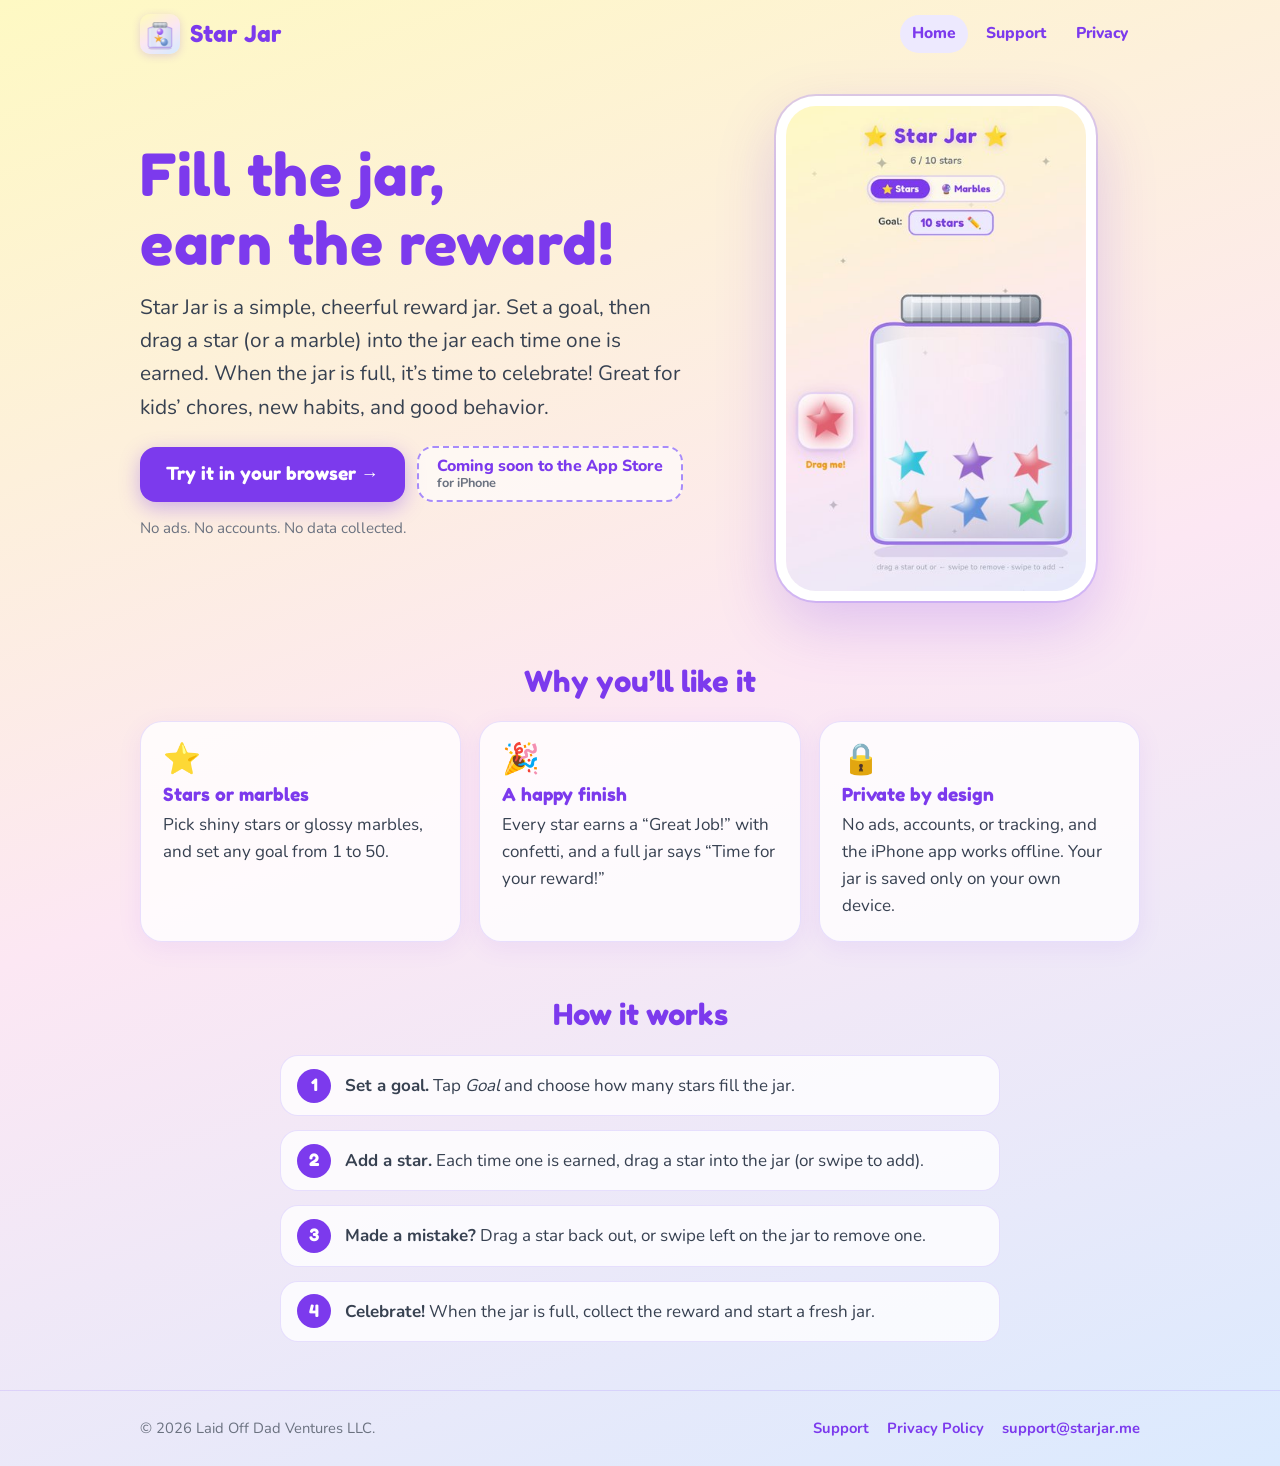
<file: index.html>
<!doctype html>
<html lang="en">
<head>
  <meta charset="utf-8">
  <meta name="viewport" content="width=device-width, initial-scale=1, viewport-fit=cover">
  <title>Star Jar – a simple, cheerful reward jar</title>
  <meta name="description" content="Star Jar is a simple reward jar for iPhone. Set a goal, drag a star or marble into the jar each time one is earned, and celebrate when it is full. No ads, no accounts, no data collected.">
  <link rel="canonical" href="https://starjar.me/">
  <meta name="theme-color" content="#fef9c3">
  <meta name="author" content="Laid Off Dad Ventures LLC">
  <link rel="icon" href="/favicon.ico" sizes="any">
  <link rel="icon" type="image/png" sizes="32x32" href="/favicon-32.png">
  <link rel="apple-touch-icon" href="/apple-touch-icon.png">
  <link rel="manifest" href="/site.webmanifest">
  <meta property="og:type" content="website">
  <meta property="og:site_name" content="Star Jar">
  <meta property="og:title" content="Star Jar – a simple, cheerful reward jar">
  <meta property="og:description" content="Star Jar is a simple reward jar for iPhone. Set a goal, drag a star or marble into the jar each time one is earned, and celebrate when it is full. No ads, no accounts, no data collected.">
  <meta property="og:url" content="https://starjar.me/">
  <meta property="og:image" content="https://starjar.me/img/og-image.png">
  <meta property="og:image:width" content="1200">
  <meta property="og:image:height" content="630">
  <meta property="og:image:alt" content="The Star Jar app icon: a glass jar holding a star and two marbles.">
  <meta name="twitter:card" content="summary_large_image">
  <meta name="twitter:title" content="Star Jar – a simple, cheerful reward jar">
  <meta name="twitter:description" content="Star Jar is a simple reward jar for iPhone. Set a goal, drag a star or marble into the jar each time one is earned, and celebrate when it is full. No ads, no accounts, no data collected.">
  <meta name="twitter:image" content="https://starjar.me/img/og-image.png">
  <link rel="preload" href="/fonts/fredoka-one-latin-400-normal.woff2" as="font" type="font/woff2" crossorigin>
  <link rel="stylesheet" href="/style.css">
  <script type="application/ld+json">
  {"@context":"https://schema.org","@type":"SoftwareApplication","name":"Star Jar","operatingSystem":"iOS","applicationCategory":"LifestyleApplication","url":"https://starjar.me/","author":{"@type":"Organization","name":"Laid Off Dad Ventures LLC"},"description":"A simple, cheerful reward jar. Set a goal, drag a star or marble into the jar each time one is earned, and celebrate when the jar is full."}
  </script>
</head>
<body>
  <header class="site-header">
    <div class="wrap">
      <a class="brand" href="/"><img src="/img/icon-192.png" alt="" width="40" height="40">Star Jar</a>
      <nav class="nav" aria-label="Main">
        <a href="/" aria-current="page">Home</a>
        <a href="/support.html">Support</a>
        <a href="/privacy.html">Privacy</a>
      </nav>
    </div>
  </header>

  <main>
    <section class="wrap hero">
      <div>
        <h1>Fill the jar,<br>earn the reward!</h1>
        <p class="lead">Star Jar is a simple, cheerful reward jar. Set a goal, then drag a star (or a marble) into the jar each time one is earned. When the jar is full, it&rsquo;s time to celebrate! Great for kids&rsquo; chores, new habits, and good behavior.</p>
        <div class="cta-row">
          <a class="btn btn-primary" href="https://star-jar-gules.vercel.app">Try it in your browser &rarr;</a>
          <span class="soon" aria-label="Coming soon to the App Store">Coming soon to the App Store<small>for iPhone</small></span>
        </div>
        <p class="note">No ads. No accounts. No data collected.</p>
      </div>
      <div class="phone">
        <img src="/img/screenshot.jpg" srcset="/img/screenshot-small.jpg 390w, /img/screenshot.jpg 780w" sizes="(max-width: 480px) 78vw, 320px" width="780" height="1260" alt="Star Jar showing six colorful stars in the jar out of a goal of ten.">
      </div>
    </section>

    <section class="wrap section">
      <h2>Why you&rsquo;ll like it</h2>
      <div class="cards">
        <div class="card">
          <span class="emoji" aria-hidden="true">⭐</span>
          <h3>Stars or marbles</h3>
          <p>Pick shiny stars or glossy marbles, and set any goal from 1 to 50.</p>
        </div>
        <div class="card">
          <span class="emoji" aria-hidden="true">🎉</span>
          <h3>A happy finish</h3>
          <p>Every star earns a &ldquo;Great Job!&rdquo; with confetti, and a full jar says &ldquo;Time for your reward!&rdquo;</p>
        </div>
        <div class="card">
          <span class="emoji" aria-hidden="true">🔒</span>
          <h3>Private by design</h3>
          <p>No ads, accounts, or tracking, and the iPhone app works offline. Your jar is saved only on your own device.</p>
        </div>
      </div>
    </section>

    <section class="wrap narrow section">
      <h2>How it works</h2>
      <ol class="steps">
        <li><strong>Set a goal.</strong> Tap <em>Goal</em> and choose how many stars fill the jar.</li>
        <li><strong>Add a star.</strong> Each time one is earned, drag a star into the jar (or swipe to add).</li>
        <li><strong>Made a mistake?</strong> Drag a star back out, or swipe left on the jar to remove one.</li>
        <li><strong>Celebrate!</strong> When the jar is full, collect the reward and start a fresh jar.</li>
      </ol>
    </section>
  </main>
  <footer class="site-footer">
    <div class="wrap">
      <div>&copy; 2026 Laid Off Dad Ventures LLC.</div>
      <nav aria-label="Footer">
        <a href="/support.html">Support</a>
        <a href="/privacy.html">Privacy Policy</a>
        <a href="mailto:support@starjar.me">support@starjar.me</a>
      </nav>
    </div>
  </footer>
</body>
</html>
</file>
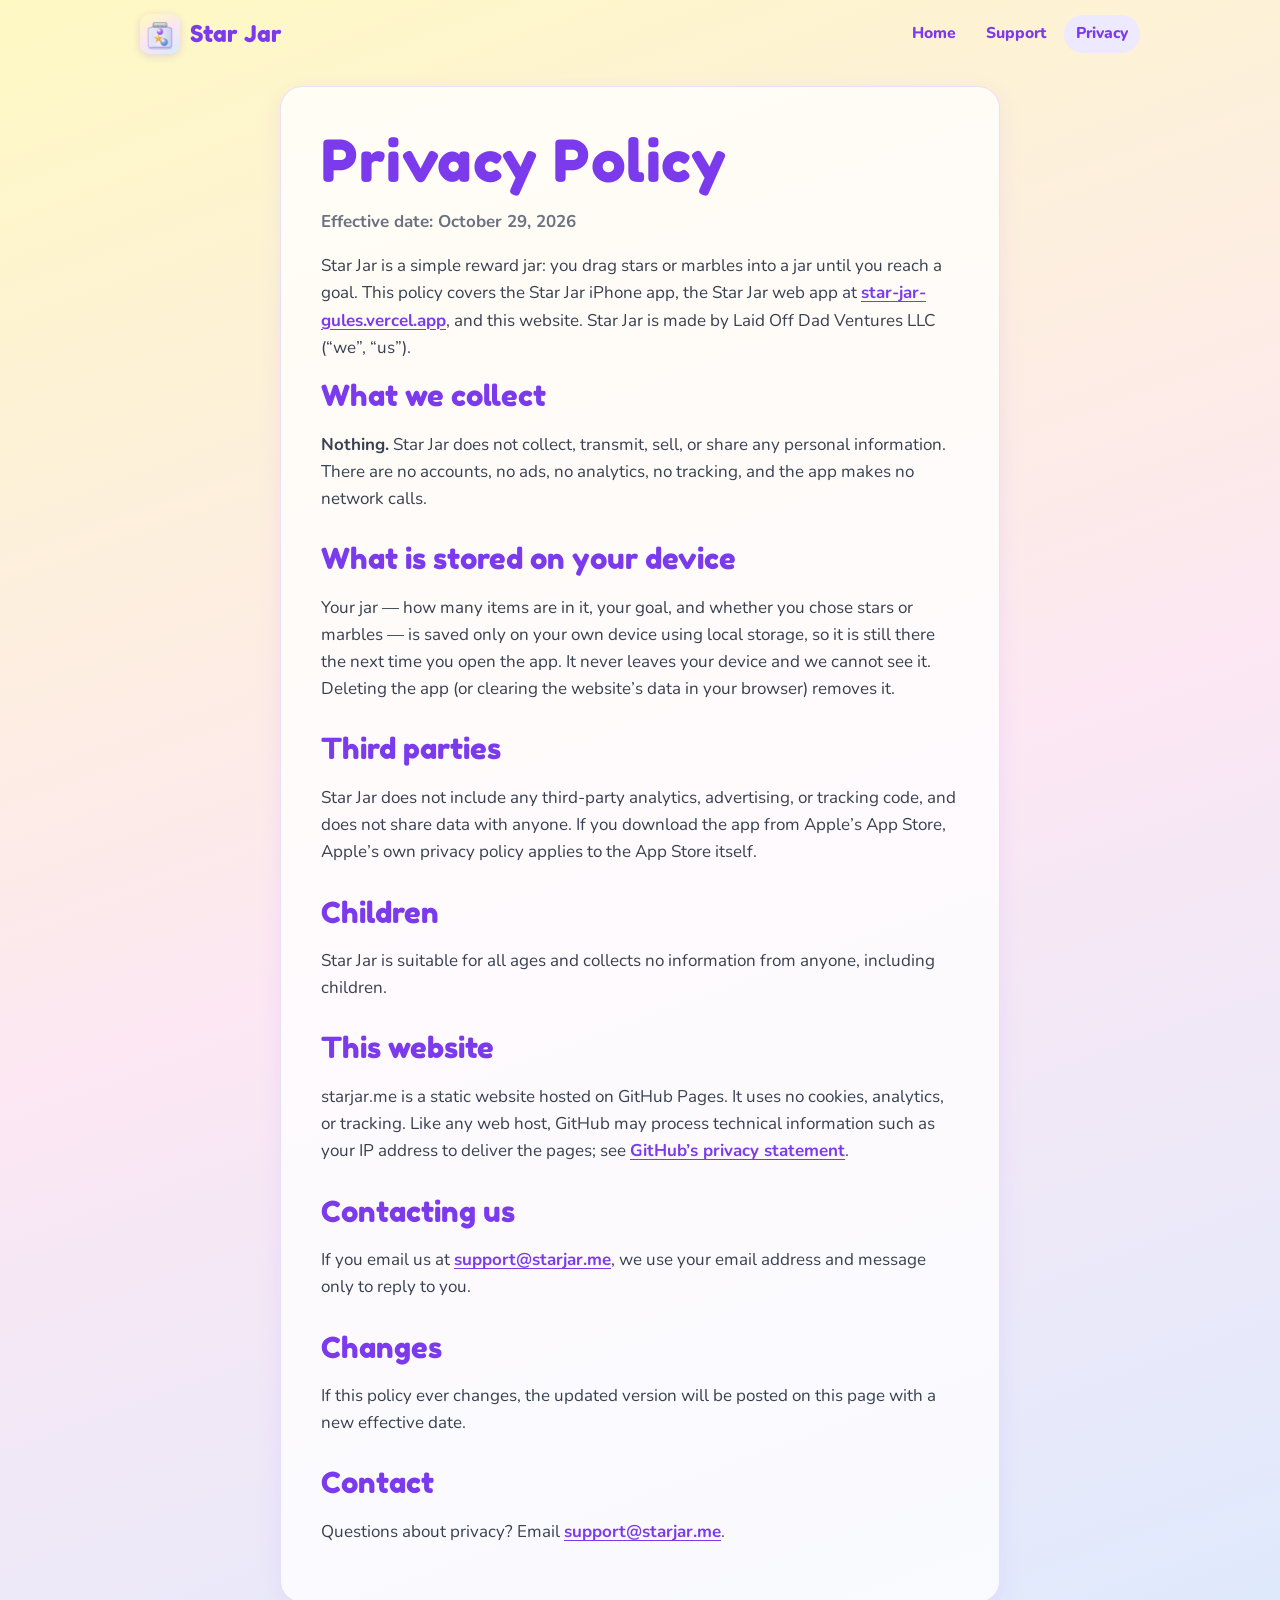
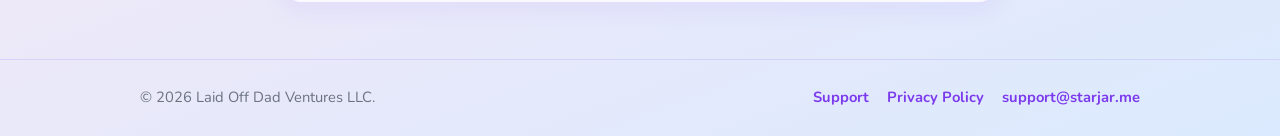
<file: privacy.html>
<!doctype html>
<html lang="en">
<head>
  <meta charset="utf-8">
  <meta name="viewport" content="width=device-width, initial-scale=1, viewport-fit=cover">
  <title>Privacy Policy – Star Jar</title>
  <meta name="description" content="Star Jar collects no data. No accounts, analytics, ads, tracking, or network calls. Your jar is stored only on your device.">
  <link rel="canonical" href="https://starjar.me/privacy.html">
  <meta name="theme-color" content="#fef9c3">
  <meta name="author" content="Laid Off Dad Ventures LLC">
  <link rel="icon" href="/favicon.ico" sizes="any">
  <link rel="icon" type="image/png" sizes="32x32" href="/favicon-32.png">
  <link rel="apple-touch-icon" href="/apple-touch-icon.png">
  <link rel="manifest" href="/site.webmanifest">
  <meta property="og:type" content="website">
  <meta property="og:site_name" content="Star Jar">
  <meta property="og:title" content="Privacy Policy – Star Jar">
  <meta property="og:description" content="Star Jar collects no data. No accounts, analytics, ads, tracking, or network calls. Your jar is stored only on your device.">
  <meta property="og:url" content="https://starjar.me/privacy.html">
  <meta property="og:image" content="https://starjar.me/img/og-image.png">
  <meta property="og:image:width" content="1200">
  <meta property="og:image:height" content="630">
  <meta property="og:image:alt" content="The Star Jar app icon: a glass jar holding a star and two marbles.">
  <meta name="twitter:card" content="summary_large_image">
  <meta name="twitter:title" content="Privacy Policy – Star Jar">
  <meta name="twitter:description" content="Star Jar collects no data. No accounts, analytics, ads, tracking, or network calls. Your jar is stored only on your device.">
  <meta name="twitter:image" content="https://starjar.me/img/og-image.png">
  <link rel="preload" href="/fonts/fredoka-one-latin-400-normal.woff2" as="font" type="font/woff2" crossorigin>
  <link rel="stylesheet" href="/style.css">
</head>
<body>
  <header class="site-header">
    <div class="wrap">
      <a class="brand" href="/"><img src="/img/icon-192.png" alt="" width="40" height="40">Star Jar</a>
      <nav class="nav" aria-label="Main">
        <a href="/">Home</a>
        <a href="/support.html">Support</a>
        <a href="/privacy.html" aria-current="page">Privacy</a>
      </nav>
    </div>
  </header>

  <main class="wrap narrow page">
    <article class="panel">
      <h1>Privacy Policy</h1>
      <p class="meta">Effective date: October 29, 2026</p>
      <p>Star Jar is a simple reward jar: you drag stars or marbles into a jar until you reach a goal. This policy covers the Star Jar iPhone app, the Star Jar web app at <a href="https://star-jar-gules.vercel.app">star-jar-gules.vercel.app</a>, and this website. Star Jar is made by Laid Off Dad Ventures LLC (&ldquo;we&rdquo;, &ldquo;us&rdquo;).</p>

      <h2>What we collect</h2>
      <p><strong>Nothing.</strong> Star Jar does not collect, transmit, sell, or share any personal information. There are no accounts, no ads, no analytics, no tracking, and the app makes no network calls.</p>

      <h2>What is stored on your device</h2>
      <p>Your jar &mdash; how many items are in it, your goal, and whether you chose stars or marbles &mdash; is saved only on your own device using local storage, so it is still there the next time you open the app. It never leaves your device and we cannot see it. Deleting the app (or clearing the website&rsquo;s data in your browser) removes it.</p>

      <h2>Third parties</h2>
      <p>Star Jar does not include any third-party analytics, advertising, or tracking code, and does not share data with anyone. If you download the app from Apple&rsquo;s App Store, Apple&rsquo;s own privacy policy applies to the App Store itself.</p>

      <h2>Children</h2>
      <p>Star Jar is suitable for all ages and collects no information from anyone, including children.</p>

      <h2>This website</h2>
      <p>starjar.me is a static website hosted on GitHub Pages. It uses no cookies, analytics, or tracking. Like any web host, GitHub may process technical information such as your IP address to deliver the pages; see <a href="https://docs.github.com/en/site-policy/privacy-policies/github-general-privacy-statement">GitHub&rsquo;s privacy statement</a>.</p>

      <h2>Contacting us</h2>
      <p>If you email us at <a href="mailto:support@starjar.me">support@starjar.me</a>, we use your email address and message only to reply to you.</p>

      <h2>Changes</h2>
      <p>If this policy ever changes, the updated version will be posted on this page with a new effective date.</p>

      <h2>Contact</h2>
      <p>Questions about privacy? Email <a href="mailto:support@starjar.me">support@starjar.me</a>.</p>
    </article>
  </main>
  <footer class="site-footer">
    <div class="wrap">
      <div>&copy; 2026 Laid Off Dad Ventures LLC.</div>
      <nav aria-label="Footer">
        <a href="/support.html">Support</a>
        <a href="/privacy.html">Privacy Policy</a>
        <a href="mailto:support@starjar.me">support@starjar.me</a>
      </nav>
    </div>
  </footer>
</body>
</html>
</file>
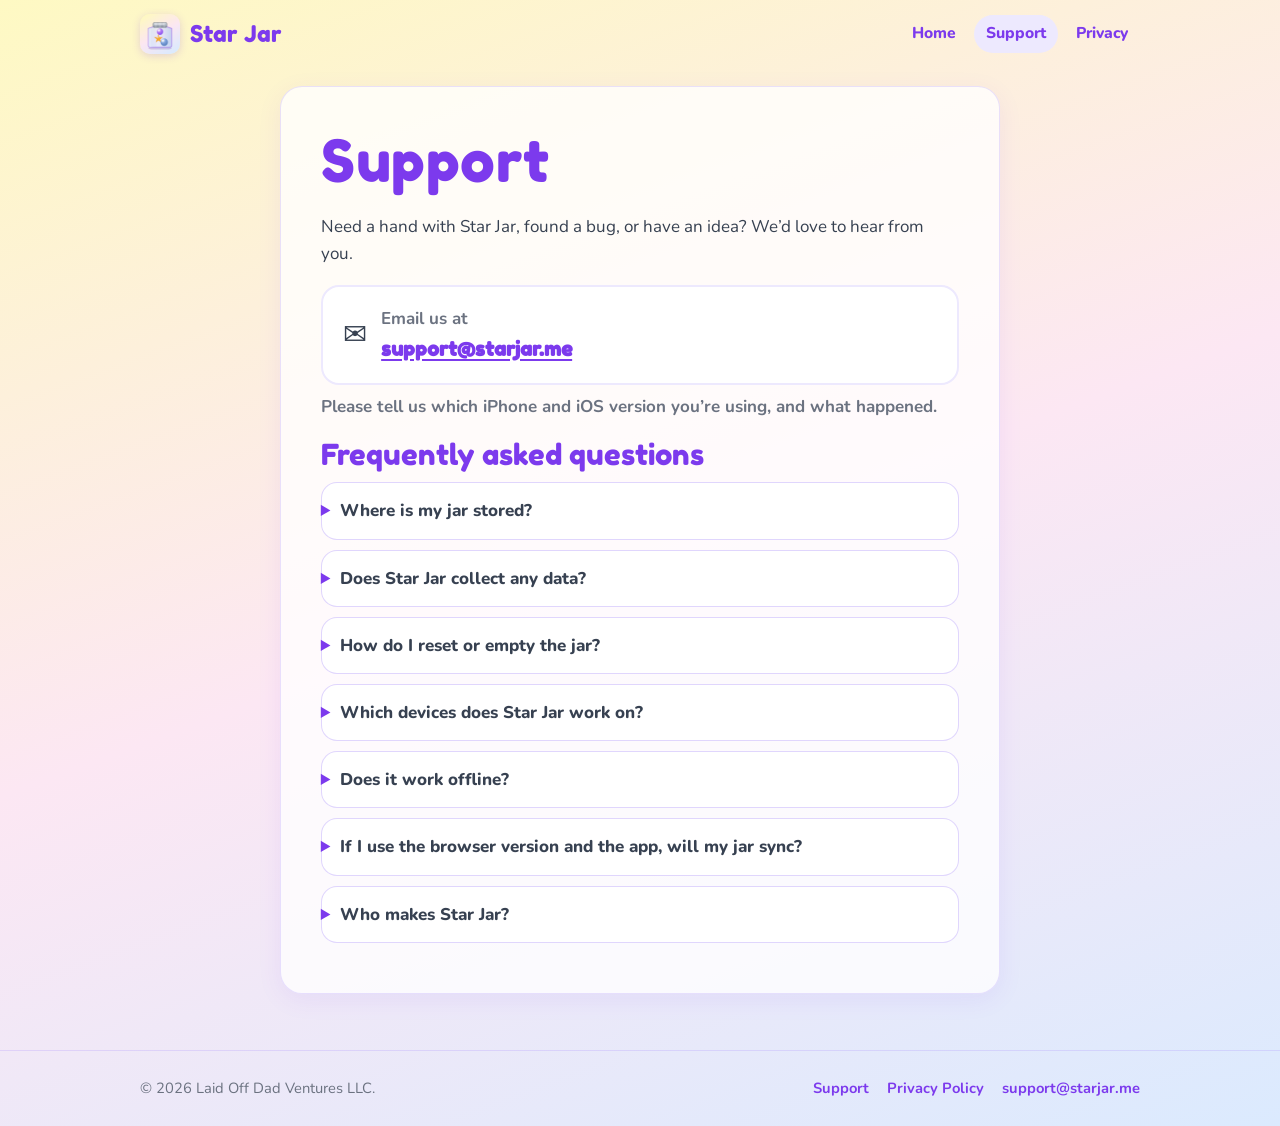
<file: support.html>
<!doctype html>
<html lang="en">
<head>
  <meta charset="utf-8">
  <meta name="viewport" content="width=device-width, initial-scale=1, viewport-fit=cover">
  <title>Support – Star Jar</title>
  <meta name="description" content="Get help with Star Jar: contact support@starjar.me, plus answers about your data, resetting the jar, and supported devices.">
  <link rel="canonical" href="https://starjar.me/support.html">
  <meta name="theme-color" content="#fef9c3">
  <meta name="author" content="Laid Off Dad Ventures LLC">
  <link rel="icon" href="/favicon.ico" sizes="any">
  <link rel="icon" type="image/png" sizes="32x32" href="/favicon-32.png">
  <link rel="apple-touch-icon" href="/apple-touch-icon.png">
  <link rel="manifest" href="/site.webmanifest">
  <meta property="og:type" content="website">
  <meta property="og:site_name" content="Star Jar">
  <meta property="og:title" content="Support – Star Jar">
  <meta property="og:description" content="Get help with Star Jar: contact support@starjar.me, plus answers about your data, resetting the jar, and supported devices.">
  <meta property="og:url" content="https://starjar.me/support.html">
  <meta property="og:image" content="https://starjar.me/img/og-image.png">
  <meta property="og:image:width" content="1200">
  <meta property="og:image:height" content="630">
  <meta property="og:image:alt" content="The Star Jar app icon: a glass jar holding a star and two marbles.">
  <meta name="twitter:card" content="summary_large_image">
  <meta name="twitter:title" content="Support – Star Jar">
  <meta name="twitter:description" content="Get help with Star Jar: contact support@starjar.me, plus answers about your data, resetting the jar, and supported devices.">
  <meta name="twitter:image" content="https://starjar.me/img/og-image.png">
  <link rel="preload" href="/fonts/fredoka-one-latin-400-normal.woff2" as="font" type="font/woff2" crossorigin>
  <link rel="stylesheet" href="/style.css">
</head>
<body>
  <header class="site-header">
    <div class="wrap">
      <a class="brand" href="/"><img src="/img/icon-192.png" alt="" width="40" height="40">Star Jar</a>
      <nav class="nav" aria-label="Main">
        <a href="/">Home</a>
        <a href="/support.html" aria-current="page">Support</a>
        <a href="/privacy.html">Privacy</a>
      </nav>
    </div>
  </header>

  <main class="wrap narrow page">
    <div class="panel">
      <h1>Support</h1>
      <p>Need a hand with Star Jar, found a bug, or have an idea? We&rsquo;d love to hear from you.</p>
      <div class="contact-box">
        <span aria-hidden="true" style="font-size:1.8rem">✉️</span>
        <div>
          <div class="meta">Email us at</div>
          <a class="big" href="mailto:support@starjar.me?subject=Star%20Jar%20support">support@starjar.me</a>
        </div>
      </div>
      <p class="meta">Please tell us which iPhone and iOS version you&rsquo;re using, and what happened.</p>

      <!-- TIPS HIDDEN: enable once Stripe Payment Link is ready
      To turn this on: replace STRIPE_PAYMENT_LINK_HERE with the Stripe Payment Link URL,
      then delete this opening comment line and the matching closing line below.

      <h2 id="support-star-jar">Support my family by leaving a tip</h2>
      <p>Star Jar is free, with no ads and no tracking. If it&rsquo;s helped at your house and you&rsquo;d like to say thanks, support my family by leaving a tip to help keep Star Jar going.</p>
      <p class="cta-row">
        <a class="btn btn-primary" href="STRIPE_PAYMENT_LINK_HERE" target="_blank" rel="noopener noreferrer">Leave a tip &#11088;</a>
      </p>
      <p class="meta">Tips are optional and go to Laid Off Dad Ventures LLC, the developer of Star Jar. Star Jar is not a charity, so tips are not tax-deductible. Payments are handled securely by Stripe.</p>

      END TIPS HIDDEN -->

      <h2>Frequently asked questions</h2>

      <details>
        <summary>Where is my jar stored?</summary>
        <p>Only on your device. Star Jar has no accounts and no servers to sync to, so your jar (your stars or marbles, your goal, and your stars-or-marbles choice) is saved on your phone and never leaves it.</p>
      </details>

      <details>
        <summary>Does Star Jar collect any data?</summary>
        <p>No. There are no ads, no analytics, no tracking, and the app makes no network calls. See the <a href="/privacy.html">Privacy Policy</a> for details.</p>
      </details>

      <details>
        <summary>How do I reset or empty the jar?</summary>
        <ul>
          <li><strong>Remove one star:</strong> drag a star out of the jar, or swipe left on the jar.</li>
          <li><strong>When the jar is full:</strong> tap <em>Collect Reward &amp; Empty Jar!</em> to start over.</li>
          <li><strong>Start fresh any time:</strong> tap <em>Goal</em> and set a goal &mdash; setting a goal empties the jar.</li>
          <li><strong>Erase everything:</strong> deleting the app removes all of its saved data.</li>
        </ul>
      </details>

      <details>
        <summary>Which devices does Star Jar work on?</summary>
        <p>The Star Jar app is made for iPhone. It is coming soon to the App Store. In the meantime you can <a href="https://star-jar-gules.vercel.app">try Star Jar in your web browser</a> on any phone, tablet, or computer.</p>
      </details>

      <details>
        <summary>Does it work offline?</summary>
        <p>Yes. The iPhone app works fully offline &mdash; nothing needs to be downloaded once it&rsquo;s installed.</p>
      </details>

      <details>
        <summary>If I use the browser version and the app, will my jar sync?</summary>
        <p>No. Each one keeps its own jar on that device only, because Star Jar never sends your data anywhere.</p>
      </details>

      <details>
        <summary>Who makes Star Jar?</summary>
        <p>Star Jar is made by Laid Off Dad Ventures LLC.</p>
      </details>
    </div>
  </main>
  <footer class="site-footer">
    <div class="wrap">
      <div>&copy; 2026 Laid Off Dad Ventures LLC.</div>
      <nav aria-label="Footer">
        <a href="/support.html">Support</a>
        <a href="/privacy.html">Privacy Policy</a>
        <a href="mailto:support@starjar.me">support@starjar.me</a>
      </nav>
    </div>
  </footer>
</body>
</html>
</file>
<file: style.css>
@font-face { font-family: "Fredoka One"; src: url("/fonts/fredoka-one-latin-400-normal.woff2") format("woff2"); font-weight: 400; font-display: swap; }
@font-face { font-family: "Nunito"; src: url("/fonts/nunito-latin-400-normal.woff2") format("woff2"); font-weight: 400; font-display: swap; }
@font-face { font-family: "Nunito"; src: url("/fonts/nunito-latin-700-normal.woff2") format("woff2"); font-weight: 700; font-display: swap; }
@font-face { font-family: "Nunito"; src: url("/fonts/nunito-latin-800-normal.woff2") format("woff2"); font-weight: 800; font-display: swap; }

:root {
  --purple: #7c3aed;
  --purple-dark: #5b21b6;
  --purple-soft: #ede9fe;
  --lilac: #a78bfa;
  --gold: #f59e0b;
  --ink: #374151;
  --muted: #6b7280;
  --card: rgba(255, 255, 255, 0.78);
  --radius: 22px;
}

* { box-sizing: border-box; }

html {
  -webkit-text-size-adjust: 100%;
  min-height: 100%;
  background: linear-gradient(160deg, #fef9c3 0%, #fce7f3 50%, #dbeafe 100%) no-repeat;
  background-color: #dbeafe;
}

body {
  margin: 0;
  min-height: 100vh;
  font-family: "Nunito", system-ui, -apple-system, "Segoe UI", Helvetica, Arial, sans-serif;
  font-size: 17px;
  line-height: 1.6;
  color: var(--ink);
  display: flex;
  flex-direction: column;
}

a { color: var(--purple); font-weight: 700; text-underline-offset: 3px; }
a:hover { color: var(--purple-dark); }

h1, h2, h3, .brand { font-family: "Fredoka One", "Nunito", system-ui, sans-serif; font-weight: 400; color: var(--purple); line-height: 1.2; }
h1 { font-size: clamp(2.2rem, 7vw, 3.6rem); margin: 0 0 12px; letter-spacing: 0.5px; }
h2 { font-size: clamp(1.4rem, 4vw, 1.8rem); margin: 0 0 10px; }
h3 { font-size: 1.15rem; margin: 0 0 6px; }

.wrap { width: 100%; max-width: 1040px; margin: 0 auto; padding: 0 20px; }
.narrow { max-width: 760px; }

/* Header */
.site-header { padding: calc(14px + env(safe-area-inset-top, 0px)) 0 14px; }
.site-header .wrap { display: flex; align-items: center; justify-content: space-between; gap: 12px; flex-wrap: wrap; }
.brand { display: inline-flex; align-items: center; gap: 10px; font-size: 1.45rem; text-decoration: none; color: var(--purple); }
.brand img { width: 40px; height: 40px; border-radius: 10px; box-shadow: 0 2px 8px rgba(124, 58, 237, 0.2); }
.nav { display: flex; gap: 6px; flex-wrap: wrap; }
.nav a { font-weight: 800; text-decoration: none; padding: 6px 12px; border-radius: 999px; color: var(--purple); font-size: 0.98rem; }
.nav a:hover, .nav a[aria-current="page"] { background: var(--purple-soft); }

main { flex: 1; }

/* Hero */
.hero { display: grid; grid-template-columns: 1.15fr 0.85fr; gap: 40px; align-items: center; padding-top: 28px; padding-bottom: 56px; }
.hero .lead { font-size: clamp(1.08rem, 2.6vw, 1.3rem); color: var(--ink); margin: 0 0 22px; max-width: 34em; }
.cta-row { display: flex; flex-wrap: wrap; gap: 12px; align-items: center; }
.btn {
  display: inline-flex; align-items: center; justify-content: center; gap: 8px;
  font-family: "Fredoka One", "Nunito", sans-serif; font-weight: 400; font-size: 1.12rem;
  padding: 13px 26px; border-radius: 16px; text-decoration: none; border: 0; cursor: pointer;
}
.btn-primary { background: var(--purple); color: #fff; box-shadow: 0 6px 20px rgba(124, 58, 237, 0.35); }
.btn-primary:hover { background: var(--purple-dark); color: #fff; }
.soon {
  display: inline-flex; flex-direction: column; justify-content: center; line-height: 1.2;
  padding: 9px 18px; border-radius: 16px; border: 2px dashed var(--lilac); background: rgba(255, 255, 255, 0.6);
  color: var(--purple); font-weight: 800; font-size: 1rem;
}
.soon small { font-weight: 700; color: var(--muted); font-size: 0.8rem; }
.note { color: var(--muted); font-size: 0.95rem; margin-top: 14px; }

.phone {
  justify-self: center; width: min(320px, 78vw); border-radius: 40px; padding: 10px;
  background: #fff; box-shadow: 0 24px 60px rgba(124, 58, 237, 0.22), 0 0 0 2px rgba(167, 139, 250, 0.35);
}
.phone img { display: block; width: 100%; height: auto; border-radius: 30px; }

/* Cards */
.section { padding-top: 8px; padding-bottom: 48px; }
.section > h2 { text-align: center; margin-bottom: 22px; }
.cards { display: grid; grid-template-columns: repeat(3, 1fr); gap: 18px; }
.card { background: var(--card); border-radius: var(--radius); padding: 22px; box-shadow: 0 6px 24px rgba(124, 58, 237, 0.08); border: 1px solid rgba(167, 139, 250, 0.25); }
.card .emoji { font-size: 1.9rem; line-height: 1; display: block; margin-bottom: 8px; }
.card p { margin: 0; }

.steps { counter-reset: step; list-style: none; padding: 0; margin: 0; display: grid; gap: 14px; }
.steps li { counter-increment: step; position: relative; padding: 16px 18px 16px 64px; background: var(--card); border-radius: 18px; border: 1px solid rgba(167, 139, 250, 0.25); }
.steps li::before {
  content: counter(step); position: absolute; left: 16px; top: 50%; transform: translateY(-50%);
  width: 34px; height: 34px; border-radius: 50%; background: var(--purple); color: #fff;
  font-family: "Fredoka One", sans-serif; display: grid; place-items: center; font-size: 1.05rem;
}

/* Text pages */
.page { padding-top: 18px; padding-bottom: 56px; }
.panel { background: var(--card); border-radius: var(--radius); padding: clamp(22px, 5vw, 40px); box-shadow: 0 6px 24px rgba(124, 58, 237, 0.08); border: 1px solid rgba(167, 139, 250, 0.25); }
.panel h2 { margin-top: 30px; }
.panel h2:first-of-type { margin-top: 18px; }
.meta { color: var(--muted); font-weight: 700; margin: 0; }
.contact-box { display: flex; flex-wrap: wrap; align-items: center; gap: 14px; background: #fff; border-radius: 18px; padding: 18px 20px; border: 2px solid var(--purple-soft); margin: 18px 0 8px; }
.contact-box .big { font-family: "Fredoka One", sans-serif; font-size: 1.25rem; word-break: break-all; }
details { background: #fff; border-radius: 16px; border: 1px solid rgba(167, 139, 250, 0.35); margin: 10px 0; padding: 0 18px; }
details[open] { padding-bottom: 14px; }
summary { cursor: pointer; font-weight: 800; padding: 14px 0; color: var(--ink); list-style-position: outside; }
summary::marker { color: var(--purple); }
details p, details ul { margin: 0 0 8px; }

/* 404 */
.notfound { text-align: center; padding-top: 40px; padding-bottom: 70px; }
.notfound img { width: 140px; height: 140px; border-radius: 32px; box-shadow: 0 12px 30px rgba(124, 58, 237, 0.2); margin-bottom: 18px; }

/* Footer */
.site-footer { padding: 26px 0 calc(26px + env(safe-area-inset-bottom, 0px)); color: var(--muted); font-size: 0.92rem; border-top: 1px solid rgba(167, 139, 250, 0.25); }
.site-footer .wrap { display: flex; flex-wrap: wrap; gap: 8px 22px; justify-content: space-between; align-items: center; }
.site-footer nav { display: flex; flex-wrap: wrap; gap: 6px 18px; }
.site-footer a { font-weight: 700; text-decoration: none; }
.site-footer a:hover { text-decoration: underline; }

@media (max-width: 820px) {
  .hero { grid-template-columns: 1fr; text-align: center; gap: 30px; padding-top: 12px; }
  .hero .lead { margin-left: auto; margin-right: auto; }
  .cta-row { justify-content: center; }
  .cards { grid-template-columns: 1fr; }
}
@media (max-width: 480px) {
  body { font-size: 16px; }
  .site-header .wrap { justify-content: center; }
  .btn, .soon { width: 100%; }
  .site-footer .wrap { flex-direction: column; text-align: center; }
  .site-footer nav { justify-content: center; }
}
@media (prefers-reduced-motion: no-preference) {
  .btn { transition: transform 0.15s ease, background 0.15s ease; }
  .btn:hover { transform: translateY(-2px); }
}
</file>
